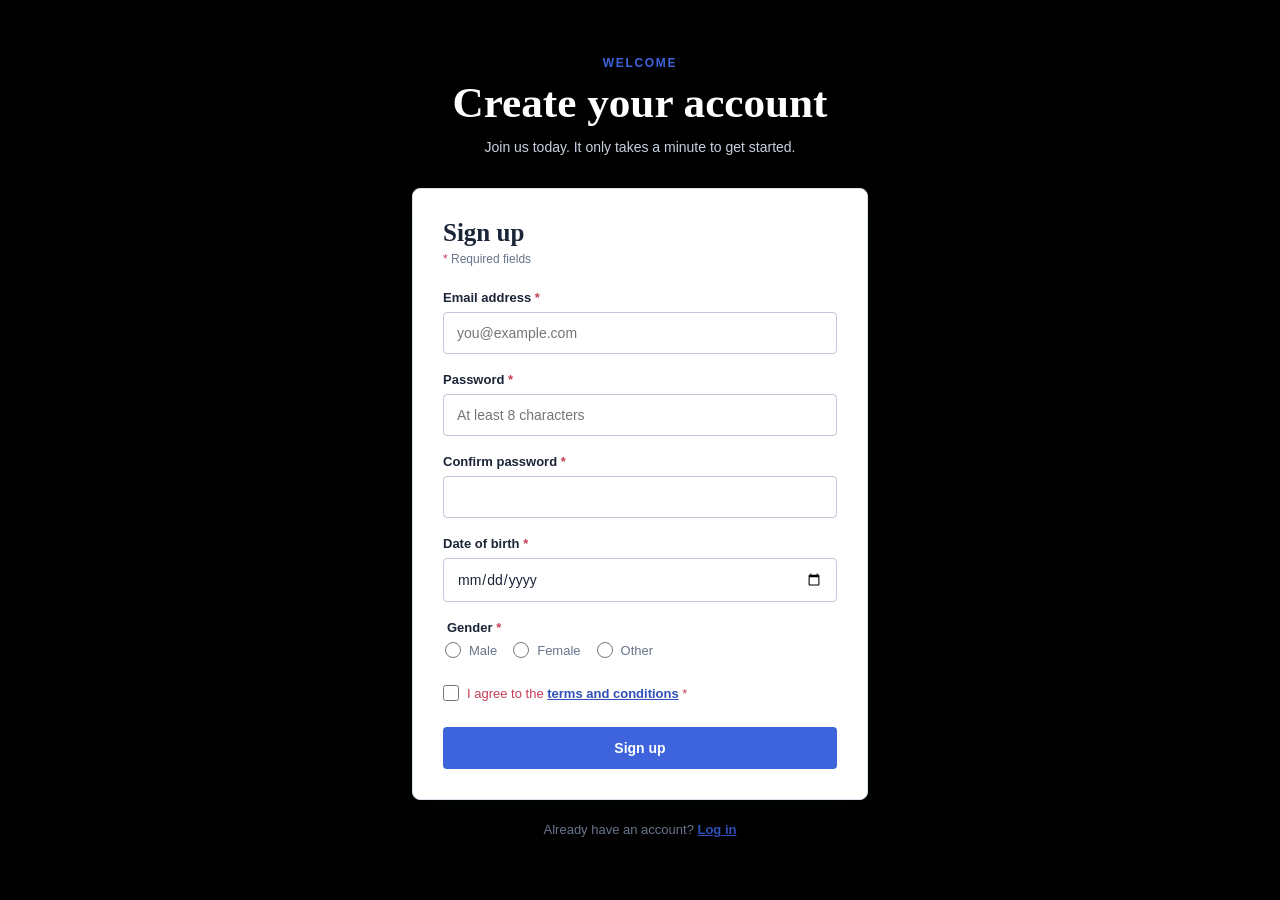
<file: Signup Form/index.html>
<!DOCTYPE html>
<html lang="en">

<head>
  <meta charset="UTF-8">
  <meta name="viewport" content="width=device-width, initial-scale=1.0">
  <meta name="description" content="Create an account with our simple and secure signup form.">
  <title>Sign Up | Create Your Account</title>
  <link rel="icon" href="https://cdn-icons-png.flaticon.com/512/1077/1077114.png">
  <link rel="stylesheet" href="style.css">
</head>

<body>
  <header class="site-header">
    <p class="eyebrow">Welcome</p>
    <h1>Create your account</h1>
    <p class="intro">Join us today. It only takes a minute to get started.</p>
  </header>

  <main>
    <section class="form-panel" aria-labelledby="signup-title">
      <h2 id="signup-title">Sign up</h2>
      <p class="required-note"><span aria-hidden="true">*</span> Required fields</p>

      <form action="#" method="post">
        <div class="field">
          <label for="email">Email address <span aria-hidden="true">*</span></label>
          <input type="email" id="email" name="email" autocomplete="email" placeholder="you@example.com" required>
        </div>

        <div class="field">
          <label for="password">Password <span aria-hidden="true">*</span></label>
          <input type="password" id="password" name="password" minlength="8" autocomplete="new-password" placeholder="At least 8 characters" required>
        </div>

        <div class="field">
          <label for="confirm-password">Confirm password <span aria-hidden="true">*</span></label>
          <input type="password" id="confirm-password" name="confirm-password" minlength="8" autocomplete="new-password" required>
        </div>

        <div class="field">
          <label for="date-of-birth">Date of birth <span aria-hidden="true">*</span></label>
          <input type="date" id="date-of-birth" name="date-of-birth" autocomplete="bday" required>
        </div>

        <fieldset class="field radio-group">
          <legend>Gender <span aria-hidden="true">*</span></legend>
          <div class="radio-options">
            <label><input type="radio" name="gender" value="male" required> Male</label>
            <label><input type="radio" name="gender" value="female"> Female</label>
            <label><input type="radio" name="gender" value="other"> Other</label>
          </div>
        </fieldset>

        <label class="checkbox-label">
          <input type="checkbox" name="terms" required>
          <span>I agree to the <a href="#terms">terms and conditions</a> <span aria-hidden="true">*</span></span>
        </label>

        <button type="submit">Sign up</button>
      </form>
    </section>
  </main>

  <footer>
    <p>Already have an account? <a href="#login">Log in</a></p>
  </footer>
</body>

</html>
</file>
<file: Signup Form/style.css>
:root {
  --ink: #1b2538;
  --muted: #68758b;
  --line: #d9dfeb;
  --accent: #3d63dd;
  --accent-dark: #2f4fb9;
  --surface: #ffffff;
  --background: #000000;
}

* {
  box-sizing: border-box;
}

body {
  min-width: 320px;
  margin: 0;
  padding: 56px 20px 28px;
  color: var(--ink);
  background: var(--background);
  font-family: Georgia, 'Times New Roman', serif;
}

.site-header,
main,
footer {
  width: min(100%, 456px);
  margin: 0 auto;
}

.site-header {
  text-align: center;
  color: #ffffff;
}

.eyebrow {
  margin: 0 0 10px;
  color: var(--accent);
  font-family: Arial, sans-serif;
  font-size: 12px;
  font-weight: 700;
  letter-spacing: 0.14em;
  text-transform: uppercase;
}

h1,
h2,
p {
  margin-top: 0;
}

h1 {
  margin-bottom: 12px;
  font-size: clamp(2rem, 7vw, 2.7rem);
  line-height: 1.05;
}

.intro {
  margin-bottom: 30px;
  color: #c9d1df;
  font-family: Arial, sans-serif;
  font-size: 14px;
  line-height: 1.5;
}

.form-panel {
  padding: 30px;
  background: var(--surface);
  border: 1px solid var(--line);
  border-radius: 8px;
  box-shadow: 0 14px 30px rgba(27, 37, 56, 0.07);
}

h2 {
  margin-bottom: 5px;
  font-size: 25px;
}

.required-note {
  margin-bottom: 24px;
  color: var(--muted);
  font-family: Arial, sans-serif;
  font-size: 12px;
}

.required-note span,
label span,
legend span {
  color: #c43e55;
}

.field {
  margin-bottom: 18px;
}

label,
legend {
  display: block;
  margin-bottom: 7px;
  font-family: Arial, sans-serif;
  font-size: 13px;
  font-weight: 700;
}

input[type='email'],
input[type='password'],
input[type='date'] {
  width: 100%;
  padding: 12px 13px;
  color: var(--ink);
  background: #fff;
  border: 1px solid #bfc9da;
  border-radius: 4px;
  font: 14px Arial, sans-serif;
}

input:focus {
  outline: 3px solid rgba(61, 99, 221, 0.2);
  border-color: var(--accent);
}

fieldset {
  min-width: 0;
  padding: 0;
  border: 0;
}

.radio-options {
  display: flex;
  flex-wrap: wrap;
  gap: 16px;
}

.radio-options label,
.checkbox-label {
  display: flex;
  align-items: flex-start;
  gap: 8px;
  margin: 0;
  color: var(--muted);
  font-size: 13px;
  font-weight: 400;
  line-height: 1.4;
}

input[type='radio'],
input[type='checkbox'] {
  width: 16px;
  height: 16px;
  margin: 0;
  accent-color: var(--accent);
}

.checkbox-label {
  margin: 24px 0;
}

a {
  color: var(--accent-dark);
  font-weight: 700;
}

button {
  width: 100%;
  padding: 13px 16px;
  color: #fff;
  background: var(--accent);
  border: 0;
  border-radius: 4px;
  cursor: pointer;
  font: 700 14px Arial, sans-serif;
  transition: background 160ms ease, transform 160ms ease;
}

button:hover {
  background: var(--accent-dark);
}

button:active {
  transform: translateY(1px);
}

footer {
  padding-top: 22px;
  color: var(--muted);
  font: 13px Arial, sans-serif;
  text-align: center;
}

footer p {
  margin: 0;
}

@media (max-width: 480px) {
  body {
    padding: 34px 14px 24px;
  }

  .form-panel {
    padding: 23px 18px;
  }
}
</file>
